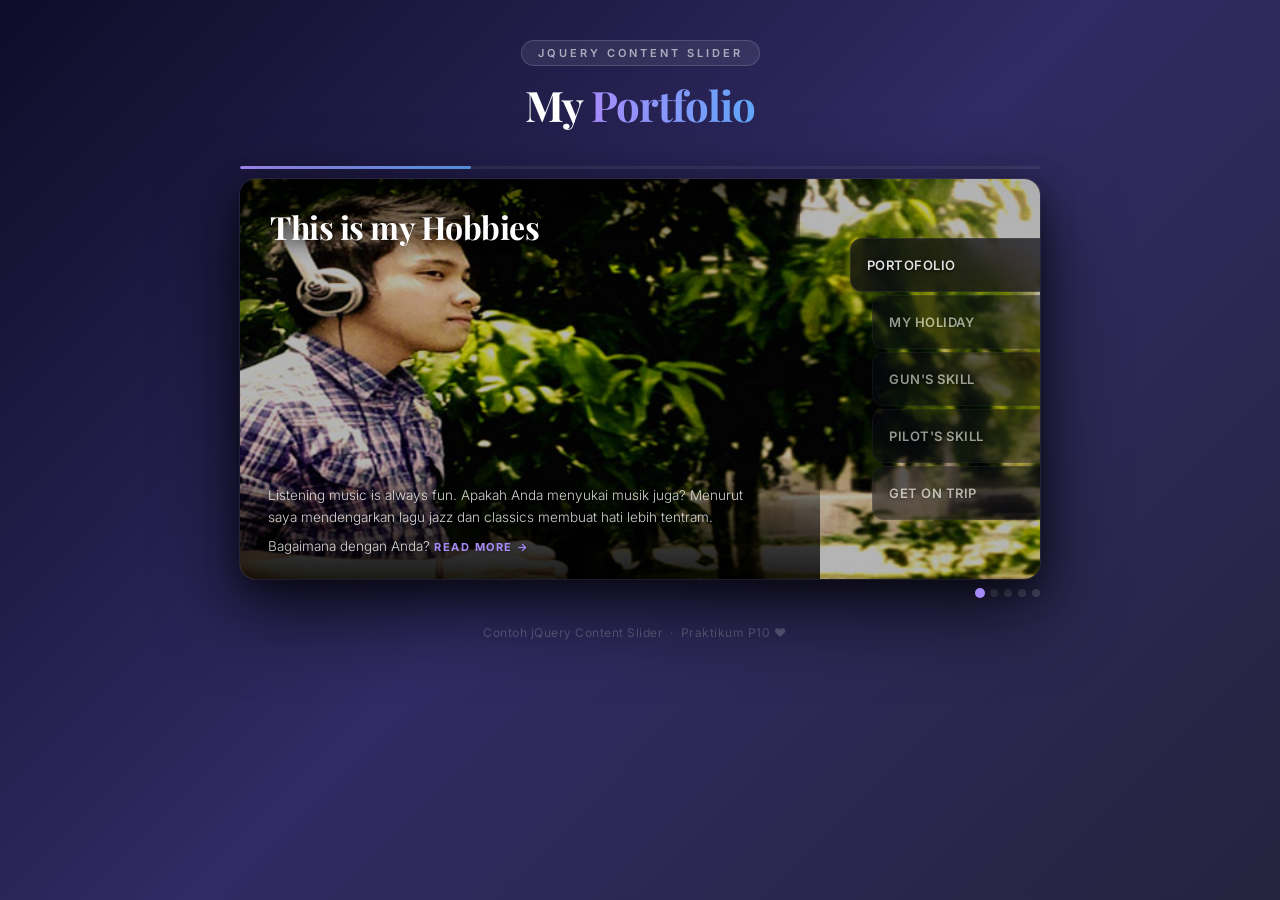
<file: p10/Contoh1_JQuery_ContentSlider/index.html>
<!DOCTYPE html>
<html lang="id">
<head>
    <meta charset="UTF-8"/>
    <meta name="viewport" content="width=device-width, initial-scale=1.0"/>
    <title>Content Slider – Portfolio</title>
    <meta name="description" content="A beautiful jQuery content slider showcasing portfolio, trips, and skills."/>
    <!-- Google Fonts -->
    <link rel="preconnect" href="https://fonts.googleapis.com"/>
    <link rel="preconnect" href="https://fonts.gstatic.com" crossorigin/>
    <link href="https://fonts.googleapis.com/css2?family=Inter:wght@300;400;600;700&family=Playfair+Display:wght@700&display=swap" rel="stylesheet"/>
    <link rel="stylesheet" href="css/style.css" type="text/css" media="screen"/>
    <style>
        *, *::before, *::after {
            margin: 0;
            padding: 0;
            box-sizing: border-box;
        }

        body {
            font-family: 'Inter', Arial, sans-serif;
            background: linear-gradient(135deg, #0f0c29, #302b63, #24243e);
            min-height: 100vh;
            display: flex;
            flex-direction: column;
            align-items: center;
            justify-content: flex-start;
            padding: 40px 20px 60px;
        }

        /* ── Header ── */
        .site-header {
            text-align: center;
            margin-bottom: 36px;
        }
        .site-header .badge {
            display: inline-block;
            background: rgba(255,255,255,0.08);
            border: 1px solid rgba(255,255,255,0.15);
            color: rgba(255,255,255,0.6);
            font-size: 11px;
            font-weight: 600;
            letter-spacing: 3px;
            text-transform: uppercase;
            padding: 5px 16px;
            border-radius: 50px;
            margin-bottom: 14px;
        }
        .site-header h1 {
            font-family: 'Playfair Display', serif;
            font-size: 42px;
            color: #fff;
            letter-spacing: -1px;
            line-height: 1.2;
        }
        .site-header h1 span {
            background: linear-gradient(90deg, #a78bfa, #60a5fa);
            -webkit-background-clip: text;
            -webkit-text-fill-color: transparent;
            background-clip: text;
        }
        .site-header p {
            margin-top: 10px;
            color: rgba(255,255,255,0.45);
            font-size: 14px;
            font-weight: 300;
        }

        /* ── Slider wrapper ── */
        #content {
            width: 860px;
            max-width: 100%;
        }

        /* ── Progress bar ── */
        #progress-bar-wrap {
            width: 800px;
            max-width: 100%;
            margin: 0 auto 10px;
            height: 3px;
            background: rgba(255,255,255,0.08);
            border-radius: 2px;
            overflow: hidden;
        }
        #progress-bar {
            height: 100%;
            width: 0%;
            background: linear-gradient(90deg, #a78bfa, #60a5fa);
            border-radius: 2px;
            transition: width linear;
        }

        /* ── Footer ── */
        .site-footer {
            margin-top: 28px;
            color: rgba(255,255,255,0.25);
            font-size: 12px;
            text-align: center;
            letter-spacing: 0.5px;
        }
        .site-footer a {
            color: rgba(255,255,255,0.4);
            text-decoration: none;
            transition: color 0.2s;
        }
        .site-footer a:hover { color: #a78bfa; }

        /* ── Slide counter ── */
        #slide-counter {
            width: 800px;
            max-width: 100%;
            margin: 10px auto 0;
            display: flex;
            justify-content: flex-end;
            gap: 6px;
        }
        .dot {
            width: 8px;
            height: 8px;
            border-radius: 50%;
            background: rgba(255,255,255,0.2);
            transition: background 0.3s, transform 0.3s;
            cursor: pointer;
        }
        .dot.active {
            background: #a78bfa;
            transform: scale(1.25);
        }
    </style>
</head>
<body>

    <!-- Header -->
    <header class="site-header">
        <div class="badge">jQuery Content Slider</div>
        <h1>My <span>Portfolio</span></h1>
    </header>

    <!-- Slider -->
    <div id="content">

        <!-- Progress bar -->
        <div id="progress-bar-wrap">
            <div id="progress-bar"></div>
        </div>

        <div class="rotator">
            <ul id="rotmenu">
                <li>
                    <a href="rot1" id="tab-1">Portofolio</a>
                    <div style="display:none;">
                        <div class="info_image">1.jpg</div>
                        <div class="info_heading">This is my Hobbies</div>
                        <div class="info_description">
                            Listening music is always fun. Apakah Anda menyukai musik juga?
                            Menurut saya mendengarkan lagu jazz dan classics membuat hati lebih
                            tentram. Bagaimana dengan Anda?
                            <a href="#" class="more">Read more →</a>
                        </div>
                    </div>
                </li>
                <li>
                    <a href="rot2" id="tab-2">My Holiday</a>
                    <div style="display:none;">
                        <div class="info_image">2.jpg</div>
                        <div class="info_heading">My Trip Going Fun! Come on</div>
                        <div class="info_description">
                            Anda suka berpetualang? Kali ini saya mengunjungi salah satu tempat
                            menarik yang ada di Lembang Bandung. Sabana yang hijau membuat fikiran
                            lebih tenang dan damai.
                            <a href="#" class="more">Read more →</a>
                        </div>
                    </div>
                </li>
                <li>
                    <a href="rot3" id="tab-3">Gun's Skill</a>
                    <div style="display:none;">
                        <div class="info_image">3.jpg</div>
                        <div class="info_heading">One Bullet, One Head</div>
                        <div class="info_description">
                            Precision is everything. Latihan keras setiap hari membentuk
                            kemampuan yang tidak tertandingi. Fokus, kesabaran, dan ketenangan
                            adalah kunci keberhasilan.
                            <a href="#" class="more">Read more →</a>
                        </div>
                    </div>
                </li>
                <li>
                    <a href="rot4" id="tab-4">Pilot's Skill</a>
                    <div style="display:none;">
                        <div class="info_image">4.jpg</div>
                        <div class="info_heading">Aircraft Engineering</div>
                        <div class="info_description">
                            Terbang tinggi melampaui awan. Kemampuan navigasi dan kontrol yang
                            presisi menjadikan setiap penerbangan sebuah karya seni yang
                            menakjubkan di langit biru.
                            <a href="#" class="more">Read more →</a>
                        </div>
                    </div>
                </li>
                <li>
                    <a href="rot5" id="tab-5">Get on Trip</a>
                    <div style="display:none;">
                        <div class="info_image">5.jpg</div>
                        <div class="info_heading">Beautiful View Awaits</div>
                        <div class="info_description">
                            Setiap perjalanan adalah petualangan baru yang penuh kejutan. Alam
                            yang indah, udara segar, dan panorama memukau selalu menjadi obat
                            terbaik untuk jiwa yang lelah.
                            <a href="#" class="more">Read more →</a>
                        </div>
                    </div>
                </li>
            </ul>
            <div id="rot1">
                <img src="" width="800" height="400" class="bg" alt="Slide image"/>
                <div class="heading">
                    <h2></h2>
                </div>
                <div class="description">
                    <p></p>
                </div>
            </div>
        </div>

        <!-- Dots indicator -->
        <div id="slide-counter">
            <span class="dot active" data-index="1"></span>
            <span class="dot" data-index="2"></span>
            <span class="dot" data-index="3"></span>
            <span class="dot" data-index="4"></span>
            <span class="dot" data-index="5"></span>
        </div>
    </div>

    <!-- Footer -->
    <footer class="site-footer">
        <p>Contoh jQuery Content Slider &nbsp;·&nbsp; Praktikum P10 ♥ &nbsp;&nbsp;</p>
    </footer>

    <!-- Scripts -->
    <script type="text/javascript" src="js/jquery-1.8.3.min.js"></script>
    <script type="text/javascript" src="js/jquery.easing.1.3.js"></script>
    <script type="text/javascript">
    $(function () {
        var current      = 1;
        var totalSlides  = $('#rotmenu').children('li').length;
        var slideDuration = 4000;   // ms per slide
        var slidetime;

        /* ── Progress bar ── */
        function startProgress() {
            $('#progress-bar').stop(true).css('width','0%')
                .animate({ width: '100%' }, { duration: slideDuration, easing: 'linear' });
        }

        /* ── Dot indicators ── */
        function updateDots(idx) {
            $('.dot').removeClass('active');
            $('.dot[data-index="' + idx + '"]').addClass('active');
        }

        /* ── Iterate (auto) ── */
        function iterate() {
            var i = (current % totalSlides) + 1;
            display($('#rotmenu li:nth-child(' + i + ')'));
        }

        /* ── Start auto-slide ── */
        function startAuto() {
            slidetime = setInterval(iterate, slideDuration);
        }

        /* ── Display function ── */
        function display(elem) {
            var $this  = elem;
            var repeat = (current === parseInt($this.index() + 1));

            if (!repeat) {
                $this.parent().find('li:nth-child(' + current + ') a')
                    .stop(true, true)
                    .animate({ 'marginRight': '-20px' }, 300, function () {
                        $(this).animate({ 'opacity': '0.6' }, 500);
                    });
            }

            current = parseInt($this.index() + 1);
            updateDots(current);
            startProgress();

            var tabLink = $('a', $this);
            tabLink.stop(true, true).animate({ 'marginRight': '0px', 'opacity': '1.0' }, 300);

            var info_elem = tabLink.next();

            /* heading slides */
            $('#rot1 .heading').animate({ 'left': '-520px' }, 450, 'easeOutCirc', function () {
                $('h2', $(this)).html(info_elem.find('.info_heading').html());
                $(this).animate({ 'left': '0px' }, 400, 'easeInOutQuad');
            });

            /* description slides */
            $('#rot1 .description').animate({ 'bottom': '-270px' }, 450, 'easeOutCirc', function () {
                $('p', $(this)).html(info_elem.find('.info_description').html());
                $(this).animate({ 'bottom': '0px' }, 400, 'easeInOutQuad');
            });

            /* image crossfade */
            $('#rot1').prepend(
                $('<img/>', { style: 'opacity:0', 'class': 'bg' })
                .load(function () {
                    $(this).animate({ 'opacity': '1' }, 700);
                    $('#rot1 img.bg:first').next('.bg').animate({ 'opacity': '0' }, 800, function () {
                        $(this).remove();
                    });
                })
                .attr('src', 'images/' + info_elem.find('.info_image').html())
                .attr('width', '800')
                .attr('height', '400')
            );
        }

        /* ── Init ── */
        display($('#rotmenu li:first'));
        startAuto();

        /* ── Click on tab ── */
        $('#rotmenu li').on('click', function (e) {
            clearInterval(slidetime);
            display($(this));
            startAuto();            // restart auto after manual click
            e.preventDefault();
        });

        /* ── Click on dot ── */
        $('.dot').on('click', function () {
            var idx = parseInt($(this).data('index'));
            clearInterval(slidetime);
            display($('#rotmenu li:nth-child(' + idx + ')'));
            startAuto();
        });
    });
    </script>
</body>
</html>
</file>
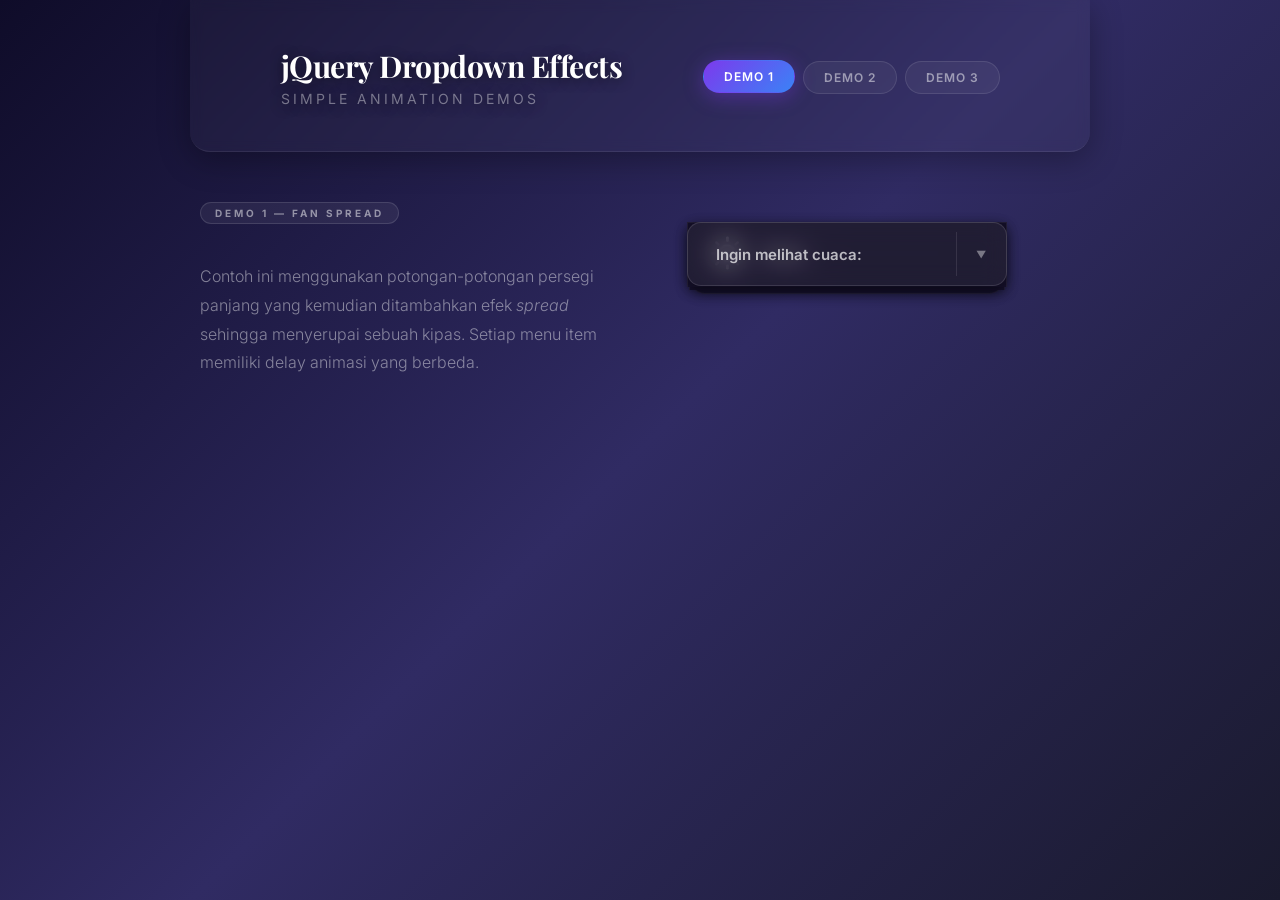
<file: p10/Contoh2_JQuery_SimpleDropDownEffects/index.html>
<!DOCTYPE html>
<html lang="id">
<head>
    <meta charset="UTF-8"/>
    <meta name="viewport" content="width=device-width, initial-scale=1.0"/>
    <title>jQuery Dropdown Effects – Demo 1 (Fan)</title>
    <meta name="description" content="Demo efek dropdown jQuery dengan animasi fan/spread dan delay berbeda di setiap item."/>
    <link rel="stylesheet" type="text/css" href="css/style.css"/>
    <script src="js/modernizr.custom.63321.js"></script>
</head>
<body>
    <div class="container">
        <header class="clearfix">
            <h1>jQuery Dropdown Effects
                <span>Simple Animation Demos</span>
            </h1>
            <nav class="codrops-demos">
                <a class="current-demo" href="index.html">Demo 1</a>
                <a href="index2.html">Demo 2</a>
                <a href="index3.html">Demo 3</a>
            </nav>
        </header>

        <section class="main clearfix">
            <div class="fleft">
                <span class="section-label">Demo 1 — Fan Spread</span>
                <p>Contoh ini menggunakan potongan-potongan persegi panjang yang kemudian ditambahkan efek <em>spread</em> sehingga menyerupai sebuah kipas. Setiap menu item memiliki delay animasi yang berbeda.</p>
            </div>
            <div class="fleft">
                <select id="cd-dropdown" class="cd-select">
                    <option value="-1" selected>Ingin melihat cuaca:</option>
                    <option value="1"  class="icon-sun">Panas</option>
                    <option value="2"  class="icon-cloudy">Berawan</option>
                    <option value="3"  class="icon-weather">Bersalju</option>
                    <option value="4"  class="icon-rainy">Hujan</option>
                    <option value="5"  class="icon-windy">Angin</option>
                </select>
            </div>
        </section>
    </div>

    <script type="text/javascript" src="js/jquery-1.8.3.min.js"></script>
    <script type="text/javascript" src="js/jquery.dropdown.js"></script>
    <script type="text/javascript">
        $(function () {
            $('#cd-dropdown').dropdown({
                gutter  : 5,
                delay   : 40,
                rotated : 'left'
            });
        });
    </script>
</body>
</html>
</file>
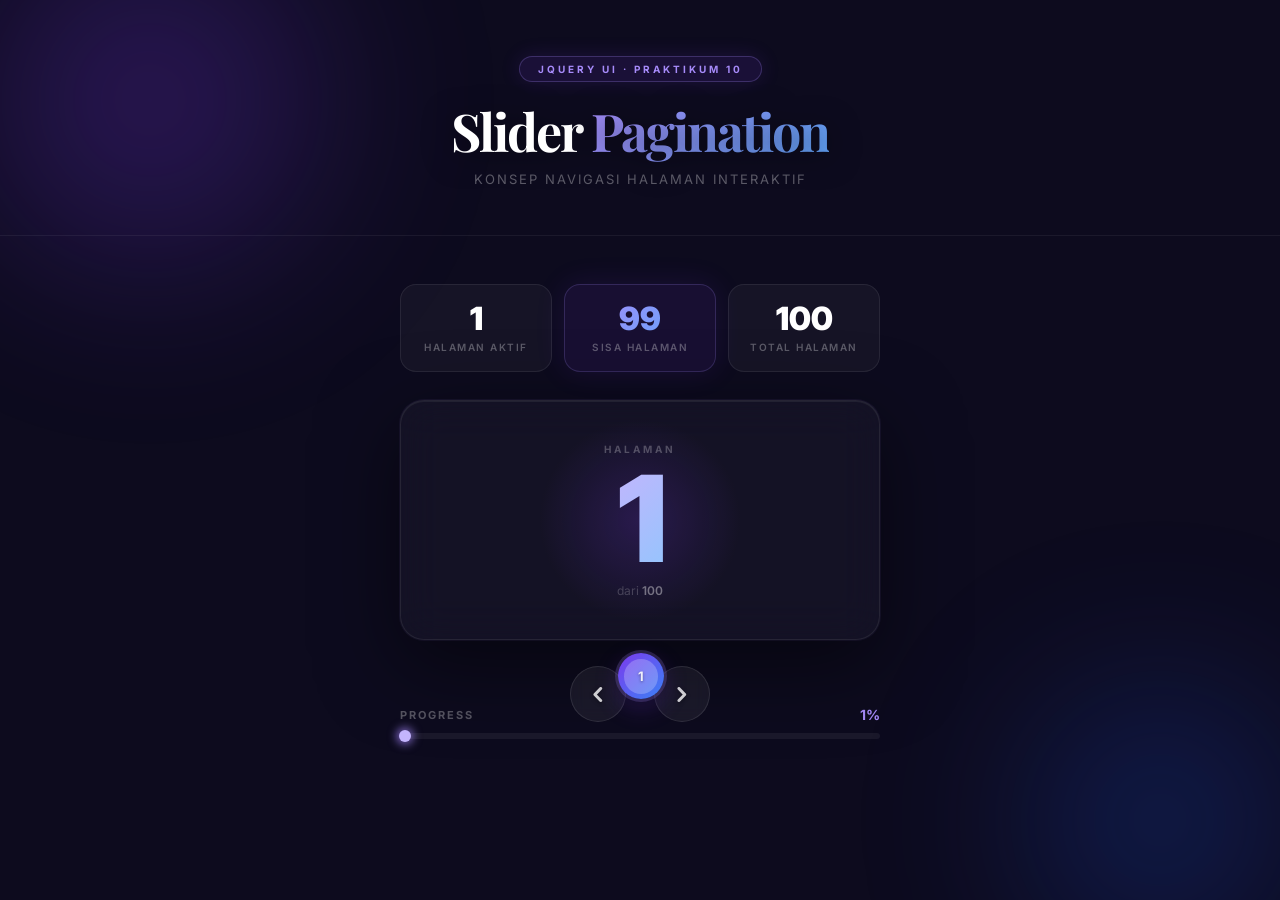
<file: p10/Contoh3_JQuery_SliderPagination/index.html>
<!DOCTYPE html>
<html lang="id">
<head>
    <meta charset="UTF-8"/>
    <meta name="viewport" content="width=device-width, initial-scale=1.0"/>
    <title>jQuery Slider Pagination – Contoh 3</title>
    <meta name="description" content="Demo konsep slider pagination menggunakan jQuery UI, dengan preview halaman dan navigasi Prev/Next yang elegan."/>
    <link rel="stylesheet" type="text/css" href="css/demo.css"/>
    <link rel="stylesheet" type="text/css" href="css/jquery-ui.css"/>
    <link rel="stylesheet" type="text/css" href="css/style.css"/>
    <script src="js/modernizr.custom.63321.js"></script>
</head>
<body>
    <div class="container">

        <!-- ── Decorative blobs ── -->
        <div class="blob blob-1"></div>
        <div class="blob blob-2"></div>

        <!-- ── Header ── -->
        <header>
            <div class="header-badge">jQuery UI · Praktikum 10</div>
            <h1>Slider <span class="gradient-text">Pagination</span></h1>
            <p class="header-sub">Konsep Navigasi Halaman Interaktif</p>
        </header>

        <!-- ── Main card ── -->
        <div class="main">

            <!-- Stat row -->
            <div class="stat-row">
                <div class="stat-card">
                    <div class="stat-value" id="stat-current">1</div>
                    <div class="stat-label">Halaman Aktif</div>
                </div>
                <div class="stat-card stat-card--mid">
                    <div class="stat-value" id="stat-remain">99</div>
                    <div class="stat-label">Sisa Halaman</div>
                </div>
                <div class="stat-card">
                    <div class="stat-value">100</div>
                    <div class="stat-label">Total Halaman</div>
                </div>
            </div>

            <!-- Page preview -->
            <div id="preview" class="preview">
                <div class="preview-ring"></div>
                <div class="preview-label">Halaman</div>
                <span id="preview-num">1</span>
                <div class="preview-total">dari <strong>100</strong></div>
            </div>

            <!-- Slider widget -->
            <div id="slider" class="sp-slider-wrapper">
                <nav>
                    <a href="#" class="sp-prev" title="Halaman Sebelumnya (←)">Previous</a>
                    <a href="#" class="sp-next" title="Halaman Berikutnya (→)">Next</a>
                </nav>
            </div>

            <!-- Progress -->
            <div class="progress-section">
                <div class="progress-header">
                    <span class="progress-title">Progress</span>
                    <span class="progress-value"><span id="progress-pct">1</span>%</span>
                </div>
                <div class="progress-wrap">
                    <div class="progress-bar" id="progress-fill" style="width:1%"></div>
                    <div class="progress-glow" id="progress-glow" style="left:1%"></div>
                </div>
            </div>

        </div><!-- /.main -->

    </div><!-- /.container -->

    <script src="js/jquery-1.8.3.min.js"></script>
    <script src="js/jquery-ui.js"></script>
    <script src="js/jquery.ui.touch-punch.min.js"></script>
    <script src="js/jquery.pagination.js"></script>
    <script>
    $(function () {
        var total     = 100;
        var $num      = $('#preview-num');
        var $statCur  = $('#stat-current');
        var $statRem  = $('#stat-remain');
        var $fill     = $('#progress-fill');
        var $glow     = $('#progress-glow');
        var $pct      = $('#progress-pct');

        function updateUI(value) {
            // Flip animation
            $num.addClass('flip');
            setTimeout(function () {
                $num.text(value).removeClass('flip');
            }, 150);

            $statCur.text(value);
            $statRem.text(total - value);

            var pct = Math.round((value / total) * 100);
            $fill.css('width', pct + '%');
            $glow.css('left',  pct + '%');
            $pct.text(pct);
        }

        var paginationInstance = $('#slider').pagination({
            total    : total,
            onChange : function (value) { updateUI(value); }
        });

        // Keyboard navigation
        $(document).on('keydown', function (e) {
            if (e.key === 'ArrowRight' || e.key === 'ArrowUp') {
                paginationInstance.$navNext.trigger('click');
            } else if (e.key === 'ArrowLeft' || e.key === 'ArrowDown') {
                paginationInstance.$navPrev.trigger('click');
            }
        });
    });
    </script>
</body>
</html>
</file>
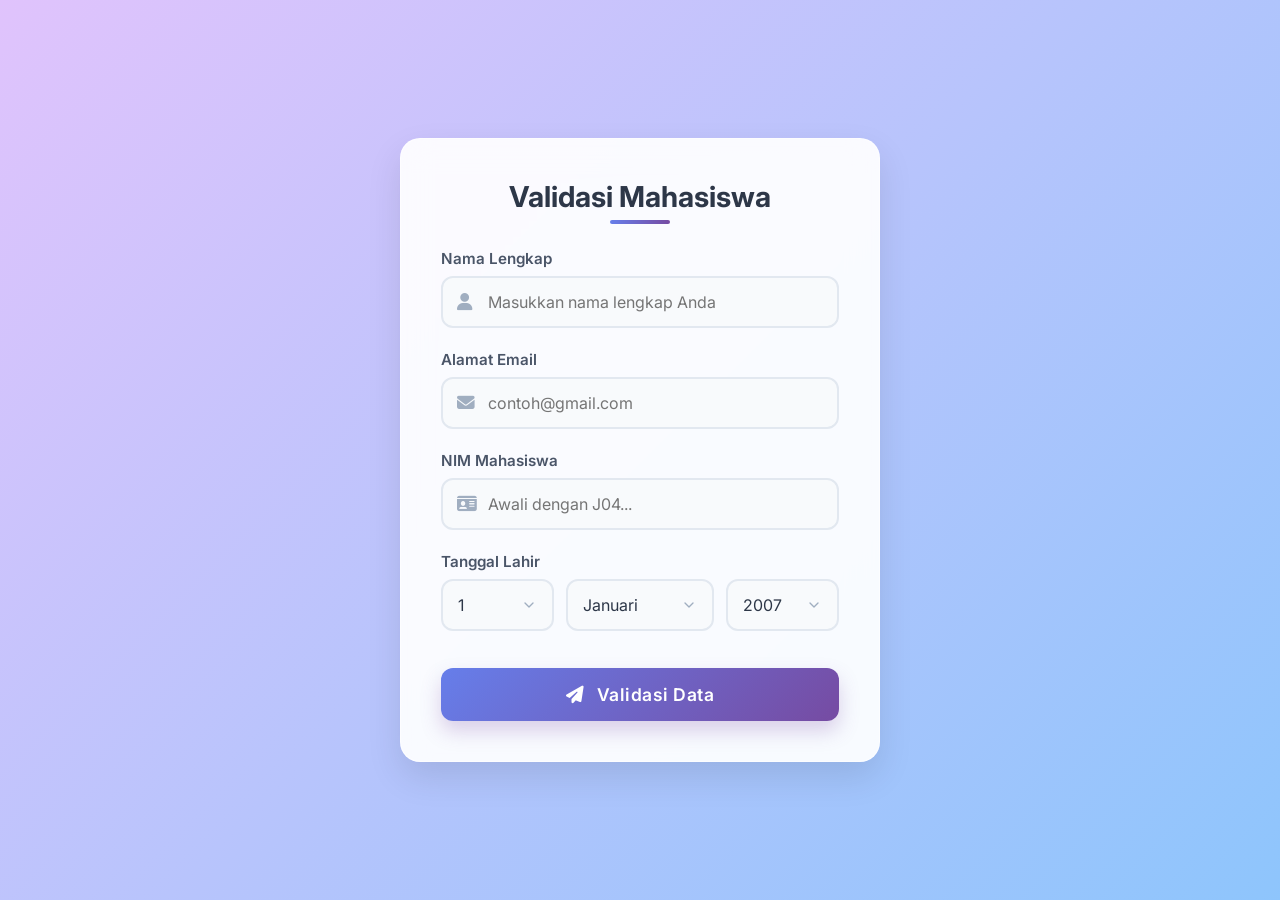
<file: p10/validasi.html>
<!DOCTYPE html>
<html lang="id">
<head>
    <meta charset="UTF-8">
    <meta name="viewport" content="width=device-width, initial-scale=1.0">
    <title>Validasi Mahasiswa</title>

    <link href="https://fonts.googleapis.com/css2?family=Inter:wght@300;400;500;600;700&display=swap" rel="stylesheet">
    <link rel="stylesheet" href="https://cdnjs.cloudflare.com/ajax/libs/font-awesome/6.4.0/css/all.min.css">

    <style>
        * {
            margin: 0;
            padding: 0;
            box-sizing: border-box;
            font-family: 'Inter', sans-serif;
        }

        body {
            background: linear-gradient(135deg, #e0c3fc 0%, #8ec5fc 100%);
            min-height: 100vh;
            display: flex;
            align-items: center;
            justify-content: center;
            padding: 20px;
        }

        .wrapper {
            width: 100%;
            max-width: 480px;
            background: rgba(255, 255, 255, 0.92);
            backdrop-filter: blur(15px);
            padding: 40px;
            border-radius: 20px;
            box-shadow: 0 15px 35px rgba(0,0,0,0.1);
            border: 1px solid rgba(255, 255, 255, 0.6);
            animation: slideUp 0.6s ease-out forwards;
        }

        @keyframes slideUp {
            from { opacity: 0; transform: translateY(30px); }
            to { opacity: 1; transform: translateY(0); }
        }

        h2 {
            text-align: center;
            margin-bottom: 35px;
            color: #2d3748;
            font-weight: 700;
            font-size: 1.8rem;
            position: relative;
        }

        h2::after {
            content: '';
            width: 60px;
            height: 4px;
            background: linear-gradient(90deg, #667eea 0%, #764ba2 100%);
            position: absolute;
            bottom: -10px;
            left: 50%;
            transform: translateX(-50%);
            border-radius: 2px;
        }

        .form-group {
            margin-bottom: 22px;
            position: relative;
        }

        label {
            display: block;
            margin-bottom: 8px;
            font-weight: 600;
            color: #4a5568;
            font-size: 0.95rem;
        }

        .input-icon-wrapper {
            position: relative;
        }

        .input-icon-wrapper i {
            position: absolute;
            left: 16px;
            top: 50%;
            transform: translateY(-50%);
            color: #a0aec0;
            transition: color 0.3s;
            font-size: 1.1rem;
        }

        input[type="text"],
        select {
            width: 100%;
            padding: 14px 15px 14px 45px;
            border: 2px solid #e2e8f0;
            border-radius: 12px;
            font-size: 1rem;
            color: #2d3748;
            background: #f8fafc;
            transition: all 0.3s ease;
            appearance: none;
        }

        select {
            background-image: url("data:image/svg+xml,%3Csvg xmlns='http://www.w3.org/2000/svg' width='24' height='24' viewBox='0 0 24 24' fill='none' stroke='%23a0aec0' stroke-width='2' stroke-linecap='round' stroke-linejoin='round'%3E%3Cpolyline points='6 9 12 15 18 9'%3E%3C/polyline%3E%3C/svg%3E");
            background-repeat: no-repeat;
            background-position: right 15px center;
            background-size: 16px;
        }

        input[type="text"]:focus,
        select:focus {
            border-color: #8ec5fc;
            outline: none;
            box-shadow: 0 0 0 4px rgba(142, 197, 252, 0.2);
            background: #fff;
        }

        input[type="text"]:focus + i,
        .input-icon-wrapper:focus-within i {
            color: #667eea;
        }

        .date-group {
            display: grid;
            grid-template-columns: 1fr 1.3fr 1fr;
            gap: 12px;
        }

        .date-group .input-icon-wrapper i {
            display: none; /* Hide icons for date selects to save space */
        }
        
        .date-group select {
            padding-left: 15px; /* Adjust padding since icon is hidden */
        }

        .error {
            border-color: #fc8181 !important;
            background: #fff5f5 !important;
            animation: shake 0.5s;
        }

        .error + i {
            color: #fc8181 !important;
        }

        @keyframes shake {
            0%, 100% { transform: translateX(0); }
            25% { transform: translateX(-6px); }
            50% { transform: translateX(6px); }
            75% { transform: translateX(-6px); }
        }

        button {
            width: 100%;
            margin-top: 15px;
            padding: 16px;
            background: linear-gradient(135deg, #667eea 0%, #764ba2 100%);
            color: white;
            border: none;
            border-radius: 12px;
            font-weight: 600;
            font-size: 1.1rem;
            cursor: pointer;
            transition: transform 0.2s, box-shadow 0.2s;
            box-shadow: 0 10px 20px rgba(118, 75, 162, 0.25);
            letter-spacing: 0.5px;
        }

        button:hover {
            transform: translateY(-3px);
            box-shadow: 0 15px 25px rgba(118, 75, 162, 0.35);
        }

        button:active {
            transform: translateY(0);
        }

        #notif {
            display: none;
            margin-top: 25px;
            padding: 15px 20px;
            border-radius: 12px;
            text-align: center;
            font-weight: 500;
            display: flex;
            align-items: center;
            justify-content: center;
            gap: 10px;
            animation: slideUp 0.3s ease forwards;
            font-size: 0.95rem;
        }

        .valid {
            background: #c6f6d5;
            color: #22543d;
            border: 1px solid #9ae6b4;
        }

        .invalid {
            background: #fed7d7;
            color: #742a2a;
            border: 1px solid #fc8181;
        }
        
        .date-label {
            margin-bottom: 8px;
        }
    </style>

    <script>
        // Use a function instead of document.write for better practice
        function populateYears() {
            let yearSelect = document.getElementById("tahun");
            for (let i = 2007; i >= 1988; i--) {
                let opt = document.createElement("option");
                opt.value = i;
                opt.text = i;
                yearSelect.add(opt);
            }
        }

        function resetTGL() {
            let bulan = parseInt(document.getElementById("bulan").value);
            let tahun = parseInt(document.getElementById("tahun").value);
            let maxDay;

            if (bulan == 1 || bulan == 3 || bulan == 5 || bulan == 7 ||
                bulan == 8 || bulan == 10 || bulan == 12) {
                maxDay = 31;
            } else if (bulan == 2) {
                maxDay = (tahun % 4 == 0) ? 29 : 28;
            } else {
                maxDay = 30;
            }

            let tgl = document.getElementById("tanggal");
            tgl.innerHTML = "";

            for (let i = 1; i <= maxDay; i++) {
                let opt = document.createElement("option");
                opt.value = i;
                opt.text = i;
                tgl.add(opt);
            }
        }

        function validasi() {
            let nama = document.getElementById("nama");
            let email = document.getElementById("email");
            let nim = document.getElementById("nim");
            let notif = document.getElementById("notif");

            let status = true;
            let pesan = [];

            // Reset classes
            nama.classList.remove("error");
            email.classList.remove("error");
            nim.classList.remove("error");
            notif.style.display = "none";

            // Force reflow to restart CSS animations if user submits multiple times
            void nama.offsetWidth;
            void email.offsetWidth;
            void nim.offsetWidth;

            if (nama.value.trim() == "") {
                status = false;
                pesan.push("Nama");
                nama.classList.add("error");
            }

            if (email.value.indexOf("@gmail.com") == -1) {
                status = false;
                pesan.push("Email (@gmail.com)");
                email.classList.add("error");
            }

            if (nim.value.toUpperCase().indexOf("J04") != 0) {
                status = false;
                pesan.push("NIM (Awali J04)");
                nim.classList.add("error");
            }

            if (status) {
                notif.style.display = "flex";
                notif.className = "valid";
                notif.innerHTML = "<i class='fas fa-check-circle'></i> Data berhasil divalidasi!";

                // Reset form slightly delayed for better UX
                setTimeout(() => {
                    nama.value = "";
                    email.value = "";
                    nim.value = "";
                    document.getElementById("tahun").selectedIndex = 0;
                    document.getElementById("bulan").selectedIndex = 0;
                    resetTGL();
                    document.getElementById("tanggal").selectedIndex = 0;
                    notif.style.display = "none";
                }, 3500);
            } else {
                notif.style.display = "flex";
                notif.className = "invalid";
                notif.innerHTML = "<i class='fas fa-exclamation-triangle'></i> Periksa kembali: " + pesan.join(", ");
            }

            return false;
        }

        window.onload = function() {
            populateYears();
            resetTGL();
        };
    </script>

</head>
<body>

    <div class="wrapper">

        <h2>Validasi Mahasiswa</h2>

        <form onsubmit="return validasi()">

            <div class="form-group">
                <label for="nama">Nama Lengkap</label>
                <div class="input-icon-wrapper">
                    <i class="fas fa-user"></i>
                    <input type="text" id="nama" placeholder="Masukkan nama lengkap Anda" autocomplete="off">
                </div>
            </div>

            <div class="form-group">
                <label for="email">Alamat Email</label>
                <div class="input-icon-wrapper">
                    <i class="fas fa-envelope"></i>
                    <input type="text" id="email" placeholder="contoh@gmail.com" autocomplete="off">
                </div>
            </div>

            <div class="form-group">
                <label for="nim">NIM Mahasiswa</label>
                <div class="input-icon-wrapper">
                    <i class="fas fa-id-card"></i>
                    <input type="text" id="nim" placeholder="Awali dengan J04..." autocomplete="off">
                </div>
            </div>

            <div class="form-group">
                <label class="date-label">Tanggal Lahir</label>
                <div class="date-group">
                    <div class="input-icon-wrapper">
                        <select id="tanggal"></select>
                    </div>
                    <div class="input-icon-wrapper">
                        <select id="bulan" onchange="resetTGL()">
                            <option value="1">Januari</option>
                            <option value="2">Februari</option>
                            <option value="3">Maret</option>
                            <option value="4">April</option>
                            <option value="5">Mei</option>
                            <option value="6">Juni</option>
                            <option value="7">Juli</option>
                            <option value="8">Agustus</option>
                            <option value="9">September</option>
                            <option value="10">Oktober</option>
                            <option value="11">November</option>
                            <option value="12">Desember</option>
                        </select>
                    </div>
                    <div class="input-icon-wrapper">
                        <select id="tahun" onchange="resetTGL()"></select>
                    </div>
                </div>
            </div>

            <button type="submit">
                <i class="fas fa-paper-plane" style="margin-right: 8px;"></i> Validasi Data
            </button>

            <div id="notif" style="display: none;"></div>

        </form>

    </div>

</body>
</html>
</file>
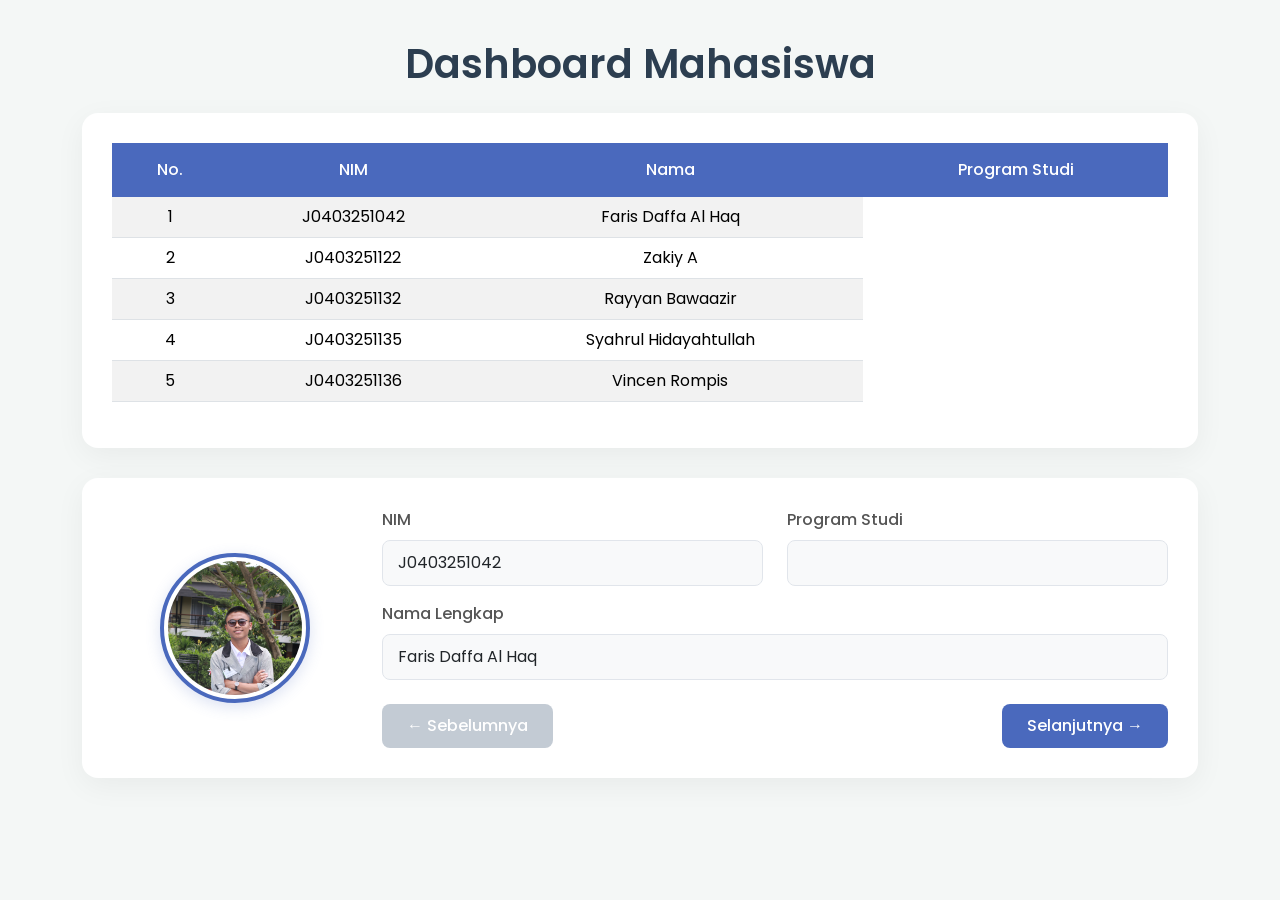
<file: p9/xml.html>
<!doctype html>
<html lang="en">
  <head>
    <meta charset="utf-8">
    <meta name="viewport" content="width=device-width, initial-scale=1">

    <link href="https://fonts.googleapis.com/css2?family=Poppins:wght@300;400;500;600&display=swap" rel="stylesheet">

    <link href="https://cdn.jsdelivr.net/npm/bootstrap@5.0.0-beta3/dist/css/bootstrap.min.css" rel="stylesheet">
    
    <script src="https://code.jquery.com/jquery-3.6.0.min.js"></script>

    <title>Daftar Mahasiswa</title>

    <style>
        body {
            font-family: 'Poppins', sans-serif;
            background-color: #f4f7f6;
            color: #333;
            padding-top: 40px;
            padding-bottom: 40px;
        }

        /* Card Styling for sleek look */
        .custom-card {
            background: #ffffff;
            border-radius: 16px;
            box-shadow: 0 8px 30px rgba(0, 0, 0, 0.05);
            padding: 30px;
            margin-bottom: 30px;
            border: none;
        }

        h1 {
            font-weight: 600;
            color: #2c3e50;
            margin-bottom: 25px;
            text-align: center;
        }

        /* Table Styling */
        .table {
            vertical-align: middle;
        }
        .table thead th {
            background-color: #4a69bd;
            color: white;
            font-weight: 500;
            border: none;
            padding: 15px;
        }
        .table-striped tbody tr:nth-of-type(odd) {
            background-color: rgba(74, 105, 189, 0.05);
        }
        .table-hover tbody tr:hover {
            background-color: rgba(74, 105, 189, 0.1);
            transition: all 0.2s ease;
        }

        /* Form & Input Styling */
        .form-label {
            font-weight: 500;
            color: #555;
        }
        .form-control {
            border-radius: 8px;
            border: 1px solid #e1e5eb;
            padding: 10px 15px;
            transition: all 0.3s;
        }
        .form-control:focus {
            box-shadow: 0 0 0 3px rgba(74, 105, 189, 0.2);
            border-color: #4a69bd;
        }
        .form-control[readonly] {
            background-color: #f8f9fa;
        }

        /* Image Styling */
        .img-thumbnail {
            border-radius: 50%;
            width: 150px;
            height: 150px;
            object-fit: cover;
            border: 4px solid #4a69bd;
            box-shadow: 0 4px 15px rgba(74, 105, 189, 0.2);
            margin: 0 auto;
            display: block;
        }

        /* Button Styling */
        .btn-primary {
            background-color: #4a69bd;
            border: none;
            border-radius: 8px;
            padding: 10px 25px;
            font-weight: 500;
            transition: all 0.3s ease;
        }
        .btn-primary:hover:not(:disabled) {
            background-color: #3c55a5;
            transform: translateY(-2px);
            box-shadow: 0 4px 10px rgba(74, 105, 189, 0.3);
        }
        .btn-primary:disabled {
            background-color: #a4b0be;
            cursor: not-allowed;
        }
    </style>
  </head>
  <body>
    <div class="container">
        <h1>Dashboard Mahasiswa</h1>
        
        <div class="custom-card">
            <div class="table-responsive">
                <table class="table table-striped table-hover text-center" id="tabelMhs">
                    <thead>
                        <tr>
                            <th>No.</th>
                            <th>NIM</th>
                            <th>Nama</th>
                            <th>Program Studi</th>
                        </tr>
                    </thead>
                    <tbody>
                        </tbody>
                </table>
            </div>
        </div>
        
        <div class="custom-card">
            <div class="row align-items-center">
                <div class="col-md-3 mb-4 mb-md-0">
                    <img class="img-thumbnail" src="images/blank.png" id="foto" alt="Foto Mahasiswa">
                </div>
                <div class="col-md-9">
                    <form>
                        <div class="row">
                            <div class="col-md-6 mb-3">
                                <label class="form-label">NIM</label>
                                <input type="text" class="form-control" id="nim" readonly>
                            </div>
                            <div class="col-md-6 mb-3">
                                <label class="form-label">Program Studi</label>
                                <input type="text" class="form-control" id="prodi" readonly>
                            </div>
                        </div>
                        <div class="mb-4">
                            <label class="form-label">Nama Lengkap</label>
                            <input type="text" class="form-control" id="nama" readonly>
                        </div>
                        
                        <div class="d-flex justify-content-between">
                            <button type="button" class="btn btn-primary" id="prev" disabled>&#8592; Sebelumnya</button>
                            <button type="button" class="btn btn-primary" id="next">Selanjutnya &#8594;</button>
                        </div>
                    </form>
                </div>
            </div>
        </div>
    </div>

    <script src="https://cdn.jsdelivr.net/npm/bootstrap@5.0.0-beta3/dist/js/bootstrap.bundle.min.js"></script>
    
    <script src="xml.js"></script>
  </body>
</html>
</file>
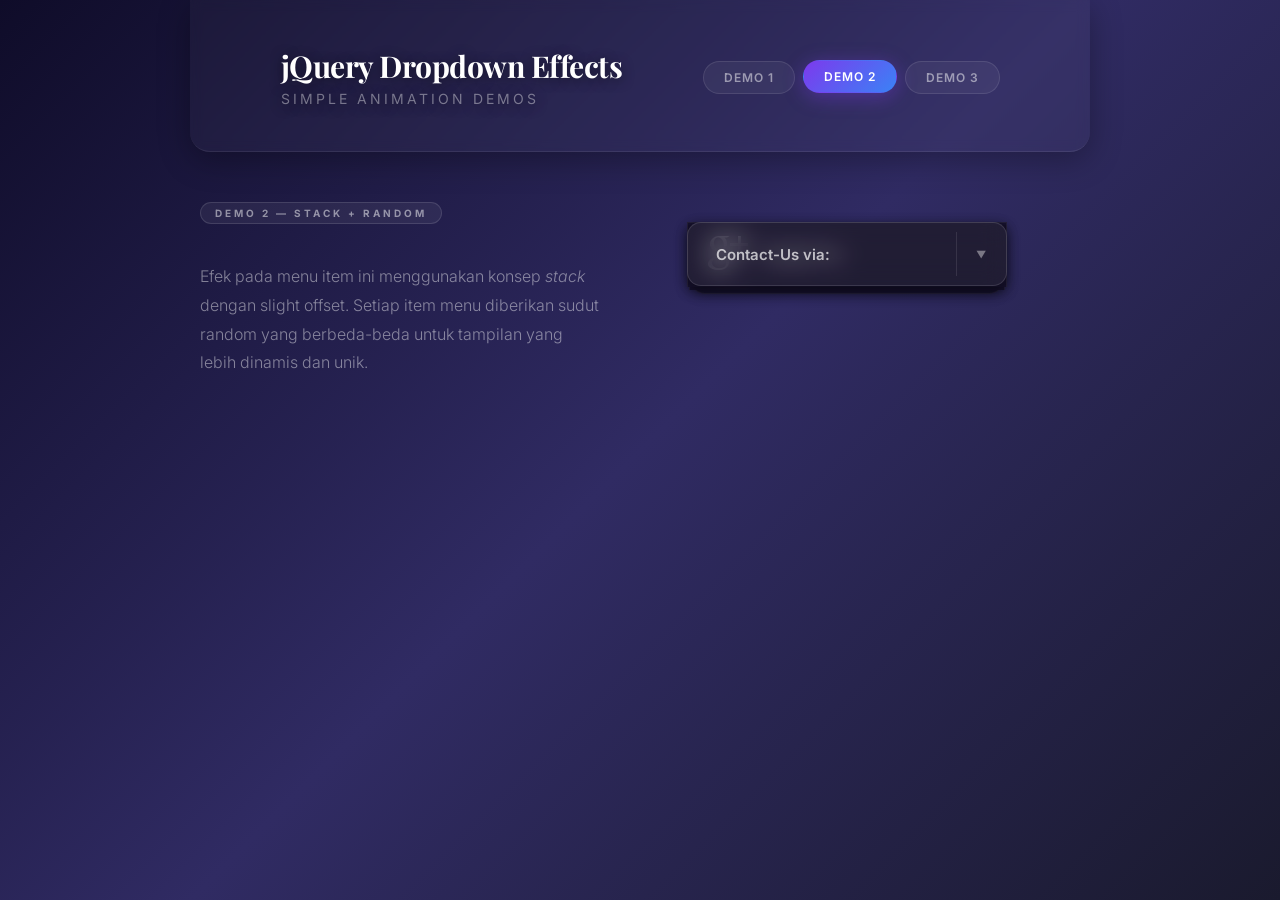
<file: p10/Contoh2_JQuery_SimpleDropDownEffects/index2.html>
<!DOCTYPE html>
<html lang="id">
<head>
    <meta charset="UTF-8"/>
    <meta name="viewport" content="width=device-width, initial-scale=1.0"/>
    <title>jQuery Dropdown Effects – Demo 2 (Stack)</title>
    <meta name="description" content="Demo efek dropdown jQuery dengan animasi stack dan sudut random pada setiap item menu."/>
    <link rel="stylesheet" type="text/css" href="css/style2.css"/>
    <script src="js/modernizr.custom.63321.js"></script>
</head>
<body>
    <div class="container">
        <header class="clearfix">
            <h1>jQuery Dropdown Effects
                <span>Simple Animation Demos</span>
            </h1>
            <nav class="codrops-demos">
                <a href="index.html">Demo 1</a>
                <a class="current-demo" href="index2.html">Demo 2</a>
                <a href="index3.html">Demo 3</a>
            </nav>
        </header>

        <section class="main clearfix">
            <div class="fleft">
                <span class="section-label">Demo 2 — Stack + Random</span>
                <p>Efek pada menu item ini menggunakan konsep <em>stack</em> dengan slight offset. Setiap item menu diberikan sudut random yang berbeda-beda untuk tampilan yang lebih dinamis dan unik.</p>
            </div>
            <div class="fleft">
                <select id="cd-dropdown" class="cd-select">
                    <option value="-1" selected>Contact-Us via:</option>
                    <option value="1"  class="icon-google-plus">Google Plus</option>
                    <option value="2"  class="icon-facebook">Facebook</option>
                    <option value="3"  class="icon-twitter">Twitter</option>
                    <option value="4"  class="icon-github">GitHub</option>
                </select>
            </div>
        </section>
    </div>

    <script type="text/javascript" src="js/jquery-1.8.3.min.js"></script>
    <script type="text/javascript" src="js/jquery.dropdown.js"></script>
    <script type="text/javascript">
        $(function () {
            $('#cd-dropdown').dropdown({
                gutter : 5,
                delay  : 100,
                random : true
            });
        });
    </script>
</body>
</html>
</file>
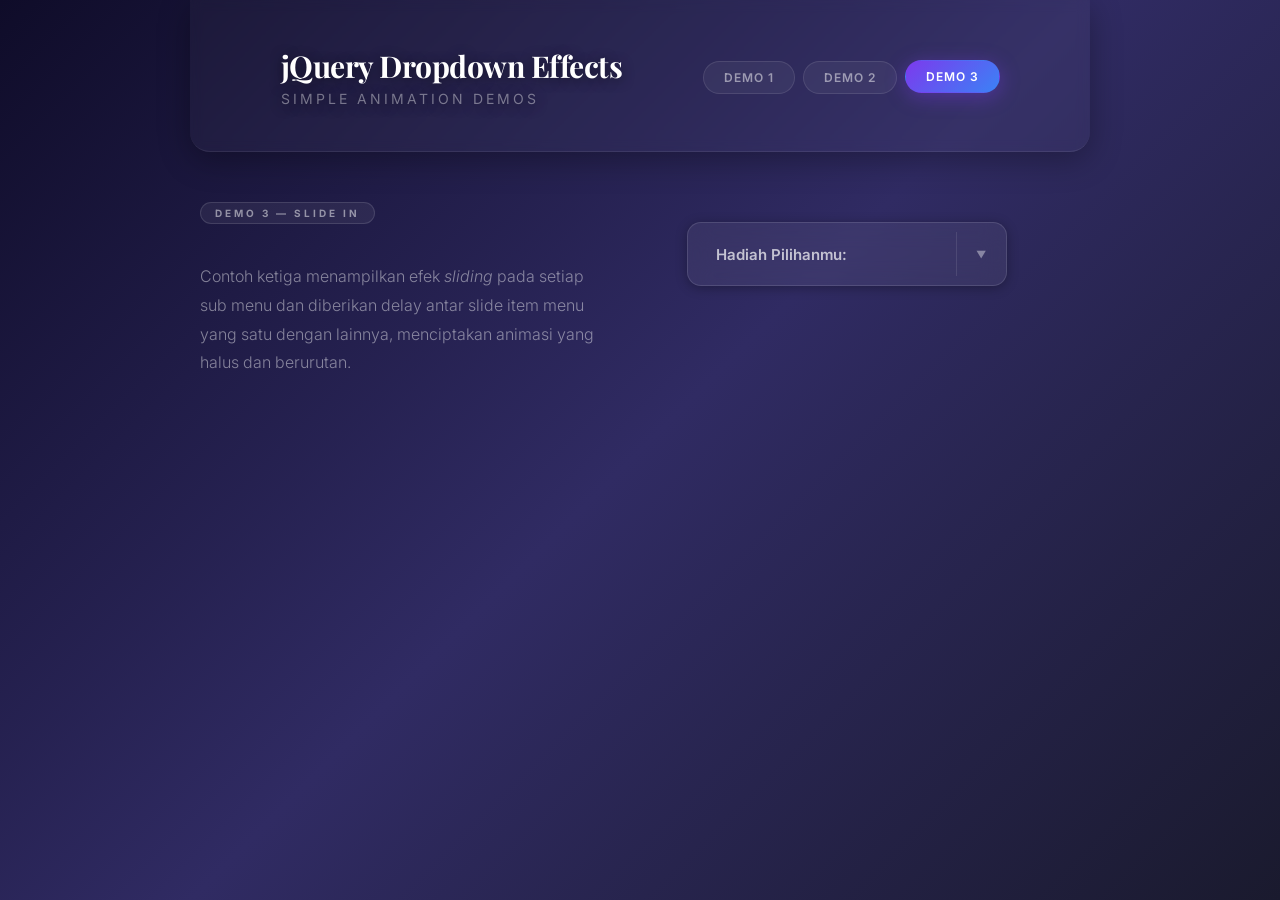
<file: p10/Contoh2_JQuery_SimpleDropDownEffects/index3.html>
<!DOCTYPE html>
<html lang="id">
<head>
    <meta charset="UTF-8"/>
    <meta name="viewport" content="width=device-width, initial-scale=1.0"/>
    <title>jQuery Dropdown Effects – Demo 3 (Slide In)</title>
    <meta name="description" content="Demo efek dropdown jQuery dengan animasi sliding per item dengan delay berbeda antar menu."/>
    <link rel="stylesheet" type="text/css" href="css/style.css"/>
    <script src="js/modernizr.custom.63321.js"></script>
</head>
<body>
    <div class="container">
        <header class="clearfix">
            <h1>jQuery Dropdown Effects
                <span>Simple Animation Demos</span>
            </h1>
            <nav class="codrops-demos">
                <a href="index.html">Demo 1</a>
                <a href="index2.html">Demo 2</a>
                <a class="current-demo" href="index3.html">Demo 3</a>
            </nav>
        </header>

        <section class="main clearfix">
            <div class="fleft">
                <span class="section-label">Demo 3 — Slide In</span>
                <p>Contoh ketiga menampilkan efek <em>sliding</em> pada setiap sub menu dan diberikan delay antar slide item menu yang satu dengan lainnya, menciptakan animasi yang halus dan berurutan.</p>
            </div>
            <div class="fleft">
                <select id="cd-dropdown" class="cd-select">
                    <option value="-1" selected>Hadiah Pilihanmu:</option>
                    <option value="1"  class="icon-camera">Camera</option>
                    <option value="2"  class="icon-diamond">Diamonds</option>
                    <option value="3"  class="icon-rocket">Spaceship</option>
                    <option value="4"  class="icon-star">Star</option>
                    <option value="5"  class="icon-clock">Time</option>
                </select>
            </div>
        </section>
    </div>

    <script type="text/javascript" src="js/jquery-1.8.3.min.js"></script>
    <script type="text/javascript" src="js/jquery.dropdown.js"></script>
    <script type="text/javascript">
        $(function () {
            $('#cd-dropdown').dropdown({
                gutter    : 5,
                stack     : false,
                delay     : 100,
                slidingIn : 100
            });
        });
    </script>
</body>
</html>
</file>
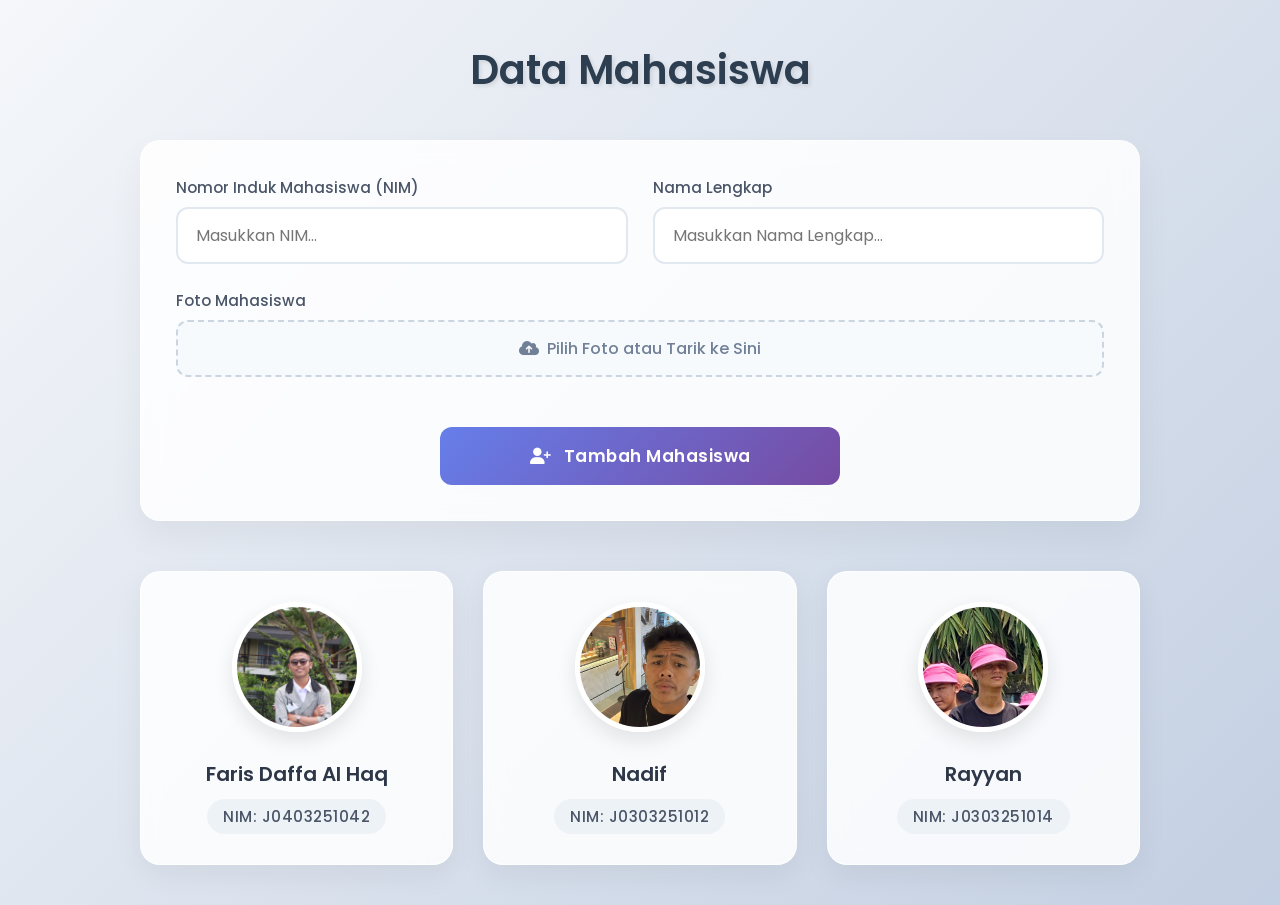
<file: p10/json/json.html>
<!DOCTYPE html>
<html lang="id">
<head>
    <meta charset="UTF-8">
    <meta name="viewport" content="width=device-width, initial-scale=1.0">
    <title>Data Mahasiswa JSON</title>

    <link href="https://fonts.googleapis.com/css2?family=Poppins:wght@300;400;500;600&display=swap" rel="stylesheet">
    <link rel="stylesheet" href="https://cdnjs.cloudflare.com/ajax/libs/font-awesome/6.4.0/css/all.min.css">
    
    <script src="https://code.jquery.com/jquery-3.7.1.min.js"></script>
    <script src="json.js"></script>

    <style>
        * {
            margin: 0;
            padding: 0;
            box-sizing: border-box;
            font-family: 'Poppins', sans-serif;
        }

        body {
            background: linear-gradient(135deg, #f5f7fa 0%, #c3cfe2 100%);
            min-height: 100vh;
            padding: 40px 20px;
            color: #333;
        }

        .container {
            max-width: 1000px;
            margin: auto;
        }

        .header-title {
            text-align: center;
            margin-bottom: 40px;
            font-weight: 600;
            color: #2c3e50;
            font-size: 2.5rem;
            text-shadow: 2px 2px 4px rgba(0,0,0,0.1);
        }

        .form-box {
            background: rgba(255, 255, 255, 0.85);
            backdrop-filter: blur(12px);
            padding: 35px;
            border-radius: 20px;
            box-shadow: 0 15px 35px rgba(0,0,0,0.05);
            margin-bottom: 50px;
            border: 1px solid rgba(255, 255, 255, 0.6);
            display: grid;
            grid-template-columns: 1fr 1fr;
            gap: 25px;
            align-items: start;
        }

        @media (max-width: 768px) {
            .form-box {
                grid-template-columns: 1fr;
            }
        }

        .form-group {
            display: flex;
            flex-direction: column;
        }

        .form-group.full-width {
            grid-column: 1 / -1;
        }

        label {
            margin-bottom: 8px;
            font-weight: 500;
            color: #4a5568;
            font-size: 0.95rem;
        }

        input[type="text"] {
            width: 100%;
            padding: 14px 18px;
            border: 2px solid #e2e8f0;
            border-radius: 12px;
            font-size: 1rem;
            transition: all 0.3s ease;
            background: rgba(255, 255, 255, 0.9);
            color: #2d3748;
        }

        input[type="text"]:focus {
            border-color: #667eea;
            outline: none;
            box-shadow: 0 0 0 4px rgba(102, 126, 234, 0.15);
        }

        .file-input-container {
            position: relative;
            width: 100%;
        }

        .file-input-wrapper {
            position: relative;
            overflow: hidden;
            display: inline-block;
            width: 100%;
        }

        .file-input-wrapper input[type=file] {
            font-size: 100px;
            position: absolute;
            left: 0;
            top: 0;
            opacity: 0;
            cursor: pointer;
        }

        .btn-file {
            background: #f7fafc;
            color: #718096;
            padding: 14px 18px;
            border-radius: 12px;
            border: 2px dashed #cbd5e0;
            text-align: center;
            transition: all 0.3s ease;
            display: block;
            cursor: pointer;
            font-weight: 500;
        }

        .file-input-wrapper:hover .btn-file {
            background: #edf2f7;
            border-color: #a0aec0;
            color: #4a5568;
        }

        .preview-container {
            display: flex;
            align-items: center;
            gap: 15px;
            margin-top: 15px;
        }

        #preview {
            width: 70px;
            height: 70px;
            border-radius: 15px;
            object-fit: cover;
            display: none;
            box-shadow: 0 4px 10px rgba(0,0,0,0.1);
            border: 2px solid white;
        }
        
        #fileName {
            font-size: 0.9rem;
            color: #718096;
            display: none;
            word-break: break-all;
        }

        #tambahData {
            margin-top: 10px;
            padding: 16px 20px;
            border: none;
            background: linear-gradient(135deg, #667eea 0%, #764ba2 100%);
            color: white;
            border-radius: 12px;
            cursor: pointer;
            font-weight: 600;
            font-size: 1.05rem;
            transition: transform 0.2s, box-shadow 0.2s;
            grid-column: 1 / -1;
            justify-self: center;
            width: 100%;
            max-width: 400px;
            letter-spacing: 0.5px;
        }

        #tambahData:hover {
            transform: translateY(-3px);
            box-shadow: 0 10px 25px rgba(118, 75, 162, 0.4);
        }

        #tambahData:active {
            transform: translateY(0);
        }

        #mahasiswa {
            display: grid;
            grid-template-columns: repeat(auto-fill, minmax(280px, 1fr));
            gap: 30px;
        }

        .card {
            background: rgba(255, 255, 255, 0.85);
            padding: 30px 20px;
            border-radius: 20px;
            box-shadow: 0 10px 30px rgba(0,0,0,0.06);
            text-align: center;
            transition: all 0.4s cubic-bezier(0.175, 0.885, 0.32, 1.275);
            position: relative;
            border: 1px solid rgba(255, 255, 255, 0.8);
            backdrop-filter: blur(10px);
            animation: fadeIn 0.5s ease forwards;
            opacity: 0;
            transform: translateY(20px);
        }

        @keyframes fadeIn {
            to {
                opacity: 1;
                transform: translateY(0);
            }
        }

        .card:hover {
            transform: translateY(-12px);
            box-shadow: 0 20px 40px rgba(0,0,0,0.12);
            border-color: rgba(255, 255, 255, 1);
        }

        .card img {
            width: 130px;
            height: 130px;
            object-fit: cover;
            border-radius: 50%;
            margin-bottom: 20px;
            border: 5px solid #fff;
            box-shadow: 0 8px 20px rgba(0,0,0,0.1);
            transition: transform 0.4s ease;
        }

        .card:hover img {
            transform: scale(1.08);
        }

        .card h3 {
            margin-bottom: 10px;
            font-weight: 600;
            color: #2d3748;
            font-size: 1.25rem;
        }

        .card p {
            color: #4a5568;
            font-size: 0.95rem;
            background: #edf2f7;
            display: inline-block;
            padding: 6px 16px;
            border-radius: 20px;
            font-weight: 500;
            letter-spacing: 0.5px;
        }

        .delete-btn {
            position: absolute;
            top: 15px;
            right: 15px;
            background: #fc8181;
            color: white;
            border: none;
            width: 35px;
            height: 35px;
            border-radius: 50%;
            cursor: pointer;
            display: flex;
            align-items: center;
            justify-content: center;
            transition: all 0.3s ease;
            opacity: 0;
            transform: scale(0.8);
        }

        .card:hover .delete-btn {
            opacity: 1;
            transform: scale(1);
        }

        .delete-btn:hover {
            background: #e53e3e;
            transform: scale(1.1) !important;
        }
        
        /* Stagger animations for cards */
        .card:nth-child(1) { animation-delay: 0.1s; }
        .card:nth-child(2) { animation-delay: 0.2s; }
        .card:nth-child(3) { animation-delay: 0.3s; }
        .card:nth-child(4) { animation-delay: 0.4s; }
        .card:nth-child(5) { animation-delay: 0.5s; }
        .card:nth-child(6) { animation-delay: 0.6s; }

    </style>
</head>
<body>

<div class="container">

    <h1 class="header-title">Data Mahasiswa</h1>

    <div class="form-box">

        <div class="form-group">
            <label for="nim">Nomor Induk Mahasiswa (NIM)</label>
            <input type="text" id="nim" placeholder="Masukkan NIM..." autocomplete="off">
        </div>

        <div class="form-group">
            <label for="nama">Nama Lengkap</label>
            <input type="text" id="nama" placeholder="Masukkan Nama Lengkap..." autocomplete="off">
        </div>

        <div class="form-group full-width file-input-container">
            <label>Foto Mahasiswa</label>
            <div class="file-input-wrapper">
                <span class="btn-file"><i class="fas fa-cloud-upload-alt" style="margin-right: 8px;"></i>Pilih Foto atau Tarik ke Sini</span>
                <input type="file" id="foto" accept="image/*">
            </div>
            <div class="preview-container">
                <img id="preview" alt="Preview Foto">
                <span id="fileName"></span>
            </div>
        </div>

        <button id="tambahData">
            <i class="fas fa-user-plus" style="margin-right: 8px;"></i> Tambah Mahasiswa
        </button>

    </div>

    <div id="mahasiswa"></div>

</div>

</body>
</html>
</file>
<file: p10/Contoh1_JQuery_ContentSlider/css/style.css>
/* ═══════════════════════════════════════
   Content Slider – Modern CSS
   ═══════════════════════════════════════ */

/* ── Rotator wrapper ── */
.rotator {
    background-color: #111;
    width: 800px;
    height: 400px;
    margin: 0 auto;
    position: relative;
    font-family: 'Inter', 'Myriad Pro', Arial, Helvetica, sans-serif;
    color: #fff;
    text-transform: uppercase;
    letter-spacing: -0.5px;
    border-radius: 16px;
    overflow: hidden;
    box-shadow:
        0 0 0 1px rgba(255,255,255,0.07),
        0 30px 80px rgba(0,0,0,0.7),
        0 10px 30px rgba(0,0,0,0.5);
}

/* ── Background image ── */
img.bg {
    position: absolute;
    top: 0;
    left: 0;
    width: 100%;
    height: 100%;
    object-fit: cover;
    object-position: center;
    filter: brightness(0.72) saturate(1.1);
    transition: filter 0.5s ease;
}

/* ── Tab menu (right side) ── */
.rotator ul {
    list-style: none;
    position: absolute;
    right: 0;
    top: 50%;
    transform: translateY(-50%);
    margin: 0;
    z-index: 999;
    display: flex;
    flex-direction: column;
    gap: 3px;
}

.rotator ul li {
    display: block;
}

.rotator ul li a {
    display: flex;
    align-items: center;
    width: 190px;
    height: 54px;
    padding: 0 18px 0 16px;
    float: right;
    text-decoration: none;
    background: rgba(10, 10, 20, 0.72);
    backdrop-filter: blur(10px);
    -webkit-backdrop-filter: blur(10px);
    margin: 0 -22px 0 0;
    opacity: 0.65;
    color: #e0e0e0;
    font-size: 13px;
    font-weight: 600;
    letter-spacing: 0.5px;
    border: 1px solid rgba(255,255,255,0.08);
    border-right: none;
    outline: none;
    text-shadow: 0 1px 3px rgba(0,0,0,0.8);
    border-radius: 12px 0 0 12px;
    transition: background 0.25s, opacity 0.25s, color 0.25s, border-color 0.25s;
    position: relative;
    overflow: hidden;
}

/* Left accent line on active tab */
.rotator ul li a::before {
    content: '';
    position: absolute;
    left: 0;
    top: 20%;
    height: 60%;
    width: 3px;
    background: linear-gradient(180deg, #a78bfa, #60a5fa);
    border-radius: 0 2px 2px 0;
    opacity: 0;
    transition: opacity 0.3s;
}

.rotator ul li a:hover {
    background: rgba(30, 30, 50, 0.85);
    opacity: 0.9;
    color: #fff;
    border-color: rgba(255,255,255,0.15);
}

/* Active tab (full opacity, extra left line) – set via JS */
.rotator ul li a.active-tab {
    opacity: 1 !important;
    margin-right: 0 !important;
    background: rgba(20, 20, 40, 0.92) !important;
    color: #fff;
    border-color: rgba(167,139,250,0.3);
}
.rotator ul li a.active-tab::before {
    opacity: 1;
}

/* ── Heading overlay ── */
.rotator .heading {
    position: absolute;
    top: 0;
    left: 0;
    width: 560px;
    padding: 28px 30px 16px;
    background: linear-gradient(180deg,
        rgba(0,0,0,0.65) 0%,
        rgba(0,0,0,0.0) 100%);
}

.rotator .heading h2 {
    font-family: 'Playfair Display', 'Georgia', serif;
    font-weight: 700;
    font-size: 32px;
    line-height: 1.25;
    color: #fff;
    text-transform: none;
    letter-spacing: -0.5px;
    text-shadow: 0 2px 12px rgba(0,0,0,0.6);
}

/* ── Description overlay ── */
.rotator .description {
    width: 580px;
    position: absolute;
    bottom: 0;
    left: 0;
    padding: 20px 28px 22px;
    background: linear-gradient(0deg,
        rgba(0,0,0,0.85) 0%,
        rgba(0,0,0,0.55) 60%,
        rgba(0,0,0,0.0) 100%);
    border-top: none;
}

.rotator .description p {
    text-transform: none;
    letter-spacing: normal;
    line-height: 1.65;
    font-size: 13.5px;
    color: rgba(255,255,255,0.82);
    font-weight: 300;
    text-shadow: 0 1px 4px rgba(0,0,0,0.5);
    max-width: 480px;
}

/* ── Read more link ── */
a.more {
    display: inline-flex;
    align-items: center;
    gap: 4px;
    margin-top: 10px;
    color: #a78bfa;
    text-decoration: none;
    text-transform: uppercase;
    font-size: 11px;
    font-weight: 700;
    letter-spacing: 1.5px;
    transition: color 0.2s, gap 0.2s;
}
a.more:hover {
    color: #c4b5fd;
    gap: 8px;
}
</file>
<file: p10/Contoh2_JQuery_SimpleDropDownEffects/css/style.css>
/* ══════════════════════════════════════
   style.css – Demo 1 & 3 (Fan / Slide)
   ══════════════════════════════════════ */

@import url('demo.css');
@import url('common.css');
@import url('icons.css');

/* Trigger hover glow */
.cd-dropdown > span,
.cd-dropdown ul li:nth-last-child(-n+3) span {
    box-shadow: 0 2px 12px rgba(0,0,0,0.3);
}

/* Absolute stack for fan animation */
.cd-dropdown ul {
    position: absolute;
    top: 0;
    width: 100%;
}

.cd-dropdown ul li {
    position: absolute;
    width: 100%;
}

/* Active trigger color */
.cd-active.cd-dropdown > span {
    color: #a78bfa;
    border-color: rgba(167,139,250,0.4);
    background: rgba(30,20,60,0.9);
    box-shadow: 0 0 0 3px rgba(167,139,250,0.15), 0 8px 32px rgba(0,0,0,0.4);
}

.cd-active.cd-dropdown > span,
.cd-active.cd-dropdown ul li span {
    box-shadow: 0 2px 12px rgba(0,0,0,0.3);
}

/* Fan pivot point */
.cd-active.cd-dropdown ul li {
    -webkit-transform-origin: -200% 50%;
    -moz-transform-origin:    -200% 50%;
    -o-transform-origin:      -200% 50%;
    -ms-transform-origin:     -200% 50%;
    transform-origin:         -200% 50%;
}

.cd-active.cd-dropdown ul li span {
    -webkit-transition: all 0.2s cubic-bezier(0.23, 1, 0.32, 1) 0s;
    -moz-transition:    all 0.2s cubic-bezier(0.23, 1, 0.32, 1) 0s;
    -ms-transition:     all 0.2s cubic-bezier(0.23, 1, 0.32, 1) 0s;
    -o-transition:      all 0.2s cubic-bezier(0.23, 1, 0.32, 1) 0s;
    transition:         all 0.2s cubic-bezier(0.23, 1, 0.32, 1) 0s;
}

/* Hover item highlight */
.cd-active.cd-dropdown ul li span:hover {
    background: linear-gradient(135deg, rgba(124,58,237,0.8), rgba(59,130,246,0.7));
    color: #fff;
    padding-left: 80px;
    border-color: rgba(167,139,250,0.3);
}
</file>
<file: p10/Contoh3_JQuery_SliderPagination/css/style.css>
/* ════════════════════════════════════════════
   Contoh3 – style.css
   Slider widget + Prev/Next nav buttons
   ════════════════════════════════════════════ */

@font-face {
    font-family: 'arrowicons';
    src: url("../font/arrowicons.eot");
    src: url("../font/arrowicons.eot?#iefix") format('embedded-opentype'),
         url("../font/arrowicons.woff")        format('woff'),
         url("../font/arrowicons.ttf")         format('truetype'),
         url("../font/arrowicons.svg#arrowicons") format('svg');
    font-weight: normal;
    font-style:  normal;
}

/* ── Slider wrapper ── */
.sp-slider-wrapper {
    box-sizing:         content-box;
    -webkit-box-sizing: content-box;
    -moz-box-sizing:    content-box;
    padding:    0 70px;
    position:   relative;
    margin:     0 auto;
    width:      0;
    -webkit-transition: width 150ms ease-out;
    transition:         width 150ms ease-out;
}

/* ── Prev / Next buttons ── */
.sp-slider-wrapper nav a {
    position:    absolute;
    width:       56px;
    height:      56px;
    line-height: 56px;
    top:         -6px;
    cursor:      pointer;
    text-indent: -9000px;
    border-radius: 50%;
    background: rgba(255,255,255,0.06);
    border: 1px solid rgba(255,255,255,0.1);
    backdrop-filter: blur(8px);
    -webkit-backdrop-filter: blur(8px);
    transition: background 0.25s, border-color 0.25s, transform 0.2s, box-shadow 0.25s;
}

.sp-slider-wrapper nav a:hover {
    background: rgba(124,58,237,0.25);
    border-color: rgba(167,139,250,0.5);
    transform: scale(1.08);
    box-shadow: 0 0 16px rgba(124,58,237,0.3);
}

.sp-slider-wrapper nav a.sp-prev { left:  0; }
.sp-slider-wrapper nav a.sp-next { right: 0; }

/* Icon via font */
.sp-slider-wrapper nav a::after {
    font-family:  'arrowicons';
    font-style:   normal;
    font-weight:  normal;
    speak:        none;
    position:     absolute;
    top:          0;
    left:         0;
    width:        100%;
    height:       100%;
    text-align:   center;
    line-height:  inherit;
    text-indent:  0;
    font-size:    26px;
    color:        rgba(255,255,255,0.8);
    text-shadow:  0 1px 4px rgba(0,0,0,0.4);
    transition:   color 0.2s;
}
.sp-slider-wrapper nav a:hover::after { color: #fff; }

.sp-slider-wrapper nav a.sp-prev::after { content: '\e75d'; }
.sp-slider-wrapper nav a.sp-next::after { content: '\e75e'; }

/* ── Slider track ── */
.sp-slider {
    background:  rgba(255,255,255,0.06);
    border:      1px solid rgba(255,255,255,0.1);
    border-bottom: 1px solid rgba(255,255,255,0.04);
    box-shadow:  0 2px 8px rgba(0,0,0,0.3), inset 0 1px 3px rgba(0,0,0,0.2);
    height:      6px;
    border-radius: 6px;
    position:    relative;
    margin-top:  25px;
}

/* ── Handle (draggable circle) ── */
.sp-slider .ui-slider-handle {
    outline:          none;
    width:            46px;
    height:           46px;
    border-radius:    50%;
    border:           none;
    top:              -20px;
    margin-left:      -23px;
    left:             0;
    cursor:           grab;
    position:         absolute;
    background:       linear-gradient(135deg, #7c3aed, #3b82f6);
    box-shadow:
        0 0 0 3px rgba(167,139,250,0.2),
        0 4px 16px rgba(0,0,0,0.4),
        0 8px 24px rgba(124,58,237,0.3);
    transition: box-shadow 0.2s, transform 0.15s;
}

.sp-slider .ui-slider-handle:active,
.sp-slider .ui-slider-handle.ui-state-active {
    cursor: grabbing;
    transform: scale(1.08);
    box-shadow:
        0 0 0 5px rgba(167,139,250,0.3),
        0 6px 20px rgba(0,0,0,0.5),
        0 12px 32px rgba(124,58,237,0.4);
}

/* Opened state (drag active) */
.sp-slider-open .ui-slider-handle {
    box-shadow:
        0 0 0 5px rgba(167,139,250,0.3),
        0 8px 24px rgba(0,0,0,0.4);
}

/* Inner decorative ring */
.sp-slider .ui-slider-handle::after,
.sp-slider .ui-slider-handle::before {
    content:       '';
    position:      absolute;
    left:          12%;
    top:           12%;
    width:         76%;
    height:        76%;
    border-radius: 50%;
    background:    rgba(255,255,255,0.12);
}

/* Current page number on handle */
.sp-slider .ui-slider-handle span {
    position:    absolute;
    width:       100%;
    height:      100%;
    z-index:     10;
    text-align:  center;
    background:  transparent;
    color:       rgba(255,255,255,0.9);
    font-family: 'Inter', Arial, sans-serif;
    font-weight: 700;
    line-height: 46px;
    font-size:   13px;
    text-shadow: 0 1px 3px rgba(0,0,0,0.4);
}

.sp-slider-open .ui-slider-handle span {
    color: #fff;
    font-size: 14px;
}
</file>
<file: p10/Contoh2_JQuery_SimpleDropDownEffects/css/style2.css>
/* ════════════════════════════════════════════════
   style2.css – Demo 2 (Stacked + Random Rotation)
   ════════════════════════════════════════════════ */

@import url('demo.css');
@import url('common.css');
@import url('icons.css');

/* Trigger hover glow */
.cd-dropdown > span,
.cd-dropdown ul li:nth-last-child(-n+3) span {
    box-shadow: 0 2px 12px rgba(0,0,0,0.3);
}

/* Absolute stack for the stacked deck look */
.cd-dropdown ul {
    position: absolute;
    top: 0;
    width: 100%;
}

.cd-dropdown ul li {
    position: absolute;
    width: 100%;
}

/* Active trigger – teal accent */
.cd-active.cd-dropdown > span {
    color: #34d399;
    border-color: rgba(52,211,153,0.4);
    background: rgba(5, 30, 25, 0.9);
    box-shadow: 0 0 0 3px rgba(52,211,153,0.12), 0 8px 32px rgba(0,0,0,0.4);
}

.cd-active.cd-dropdown > span,
.cd-active.cd-dropdown ul li span {
    box-shadow: 0 2px 12px rgba(0,0,0,0.3);
}

/* Smooth transition for stacked items */
.cd-active.cd-dropdown ul li span {
    -webkit-transition: all 0.2s cubic-bezier(0.23, 1, 0.32, 1) 0s;
    -moz-transition:    all 0.2s cubic-bezier(0.23, 1, 0.32, 1) 0s;
    -ms-transition:     all 0.2s cubic-bezier(0.23, 1, 0.32, 1) 0s;
    -o-transition:      all 0.2s cubic-bezier(0.23, 1, 0.32, 1) 0s;
    transition:         all 0.2s cubic-bezier(0.23, 1, 0.32, 1) 0s;
}

/* Hover item highlight – teal theme for Demo 2 */
.cd-active.cd-dropdown ul li span:hover {
    background: linear-gradient(135deg, rgba(5,150,105,0.8), rgba(6,182,212,0.7));
    color: #fff;
    padding-left: 80px;
    border-color: rgba(52,211,153,0.3);
}
</file>
<file: p10/Contoh3_JQuery_SliderPagination/css/demo.css>
/* ════════════════════════════════════════════════════
   Contoh3 – jQuery Slider Pagination
   demo.css  –  Premium Dark Theme v2
   ════════════════════════════════════════════════════ */

@import url('https://fonts.googleapis.com/css2?family=Inter:wght@300;400;600;700;900&family=Playfair+Display:wght@700&display=swap');

/* ── Reset ── */
html, body { height: 100%; }

*, *::after, *::before {
    -webkit-box-sizing: border-box;
    -moz-box-sizing:    border-box;
    box-sizing:         border-box;
    padding: 0;
    margin:  0;
}

.clearfix::before, .clearfix::after { content: " "; display: table; }
.clearfix::after { clear: both; }

/* ─────────────────────────────
   Body & Background
   ───────────────────────────── */
body {
    font-family: 'Inter', Calibri, Arial, sans-serif;
    background: #0d0b1e;
    min-height: 100vh;
    font-weight: 300;
    font-size: 15px;
    color: #d4d4d8;
    overflow-x: hidden;
    padding-bottom: 80px;
}

/* ── Container ── */
.container {
    width: 100%;
    position: relative;
    overflow: hidden;
}

/* ── Decorative blobs ── */
.blob {
    position: fixed;
    border-radius: 50%;
    filter: blur(80px);
    pointer-events: none;
    z-index: 0;
    opacity: 0.35;
}
.blob-1 {
    width: 500px; height: 500px;
    background: radial-gradient(circle, #7c3aed 0%, transparent 70%);
    top: -150px; left: -100px;
    animation: blobFloat 10s ease-in-out infinite alternate;
}
.blob-2 {
    width: 400px; height: 400px;
    background: radial-gradient(circle, #1d4ed8 0%, transparent 70%);
    bottom: -120px; right: -80px;
    animation: blobFloat 13s ease-in-out infinite alternate-reverse;
}
@keyframes blobFloat {
    from { transform: translate(0, 0) scale(1); }
    to   { transform: translate(30px, 20px) scale(1.08); }
}

/* ─────────────────────────────
   Header
   ───────────────────────────── */
header {
    position: relative;
    z-index: 1;
    text-align: center;
    padding: 56px 20px 48px;
    border-bottom: 1px solid rgba(255,255,255,0.06);
    margin-bottom: 48px;
}

.header-badge {
    display: inline-block;
    background: rgba(124,58,237,0.12);
    border: 1px solid rgba(167,139,250,0.25);
    color: #a78bfa;
    font-size: 10px;
    font-weight: 700;
    letter-spacing: 3px;
    text-transform: uppercase;
    padding: 6px 18px;
    border-radius: 50px;
    margin-bottom: 20px;
    box-shadow: 0 0 20px rgba(124,58,237,0.15);
}

header h1 {
    font-family: 'Playfair Display', Georgia, serif;
    font-size: 52px;
    font-weight: 700;
    color: #fff;
    letter-spacing: -2px;
    line-height: 1.1;
    text-shadow: 0 4px 30px rgba(0,0,0,0.5);
}

.gradient-text {
    background: linear-gradient(135deg, #a78bfa 0%, #60a5fa 100%);
    -webkit-background-clip: text;
    -webkit-text-fill-color: transparent;
    background-clip: text;
}

.header-sub {
    margin-top: 12px;
    font-size: 13px;
    font-weight: 400;
    color: rgba(255,255,255,0.32);
    letter-spacing: 2px;
    text-transform: uppercase;
}

/* ─────────────────────────────
   Main column
   ───────────────────────────── */
.main {
    position: relative;
    z-index: 1;
    width: 480px;
    min-width: 300px;
    margin: 0 auto;
}

/* ─────────────────────────────
   Stat row
   ───────────────────────────── */
.stat-row {
    display: flex;
    gap: 12px;
    margin-bottom: 28px;
}

.stat-card {
    flex: 1;
    background: rgba(255,255,255,0.04);
    border: 1px solid rgba(255,255,255,0.08);
    border-radius: 16px;
    padding: 18px 12px;
    text-align: center;
    transition: border-color 0.3s, background 0.3s;
}
.stat-card:hover {
    background: rgba(255,255,255,0.06);
    border-color: rgba(255,255,255,0.14);
}

/* Middle stat – accent */
.stat-card--mid {
    background: rgba(124,58,237,0.1);
    border-color: rgba(167,139,250,0.2);
    box-shadow: 0 0 30px rgba(124,58,237,0.12);
}
.stat-card--mid:hover {
    background: rgba(124,58,237,0.15);
    border-color: rgba(167,139,250,0.35);
}

.stat-value {
    font-family: 'Inter', sans-serif;
    font-size: 32px;
    font-weight: 900;
    color: #fff;
    line-height: 1;
    margin-bottom: 6px;
    transition: all 0.2s ease;
}
.stat-card--mid .stat-value {
    background: linear-gradient(135deg, #a78bfa, #60a5fa);
    -webkit-background-clip: text;
    -webkit-text-fill-color: transparent;
    background-clip: text;
}

.stat-label {
    font-size: 10px;
    font-weight: 600;
    letter-spacing: 1.5px;
    text-transform: uppercase;
    color: rgba(255,255,255,0.3);
}

/* ─────────────────────────────
   Preview box
   ───────────────────────────── */
.preview {
    background: rgba(255,255,255,0.03);
    backdrop-filter: blur(20px);
    -webkit-backdrop-filter: blur(20px);
    border: 1px solid rgba(255,255,255,0.08);
    border-radius: 24px;
    margin: 0 0 32px 0;
    height: 240px;
    text-align: center;
    position: relative;
    box-shadow:
        0 0 0 1px rgba(167,139,250,0.06),
        0 24px 80px rgba(0,0,0,0.5),
        inset 0 1px 0 rgba(255,255,255,0.06);
    display: flex;
    flex-direction: column;
    align-items: center;
    justify-content: center;
    gap: 4px;
    overflow: hidden;
}

/* Animated glow ring behind number */
.preview-ring {
    position: absolute;
    width: 220px; height: 220px;
    border-radius: 50%;
    background: radial-gradient(circle, rgba(124,58,237,0.2) 0%, transparent 65%);
    animation: pulseRing 3s ease-in-out infinite;
    pointer-events: none;
}
@keyframes pulseRing {
    0%, 100% { transform: scale(1);    opacity: 0.6; }
    50%       { transform: scale(1.15); opacity: 1;   }
}

.preview-label {
    font-size: 10px;
    font-weight: 700;
    letter-spacing: 3px;
    text-transform: uppercase;
    color: rgba(255,255,255,0.25);
    position: relative;
    z-index: 1;
}

/* Big number */
#preview-num {
    background: linear-gradient(135deg, #c4b5fd 0%, #93c5fd 100%);
    -webkit-background-clip: text;
    -webkit-text-fill-color: transparent;
    background-clip: text;
    font-family: 'Inter', sans-serif;
    font-size: 120px;
    font-weight: 900;
    line-height: 1;
    letter-spacing: -5px;
    position: relative;
    z-index: 1;
    display: block;

    /* flip animation */
    transition: opacity 0.15s ease, transform 0.15s ease;
}
#preview-num.flip {
    opacity: 0;
    transform: translateY(-12px) scale(0.9);
}

.preview-total {
    font-size: 12px;
    color: rgba(255,255,255,0.2);
    font-weight: 400;
    position: relative;
    z-index: 1;
}
.preview-total strong {
    color: rgba(255,255,255,0.4);
    font-weight: 600;
}

/* ─────────────────────────────
   Progress section
   ───────────────────────────── */
.progress-section {
    margin: 28px 0 20px;
}

.progress-header {
    display: flex;
    justify-content: space-between;
    align-items: center;
    margin-bottom: 10px;
}
.progress-title {
    font-size: 11px;
    font-weight: 700;
    letter-spacing: 2px;
    text-transform: uppercase;
    color: rgba(255,255,255,0.3);
}
.progress-value {
    font-size: 14px;
    font-weight: 700;
    color: #a78bfa;
}

.progress-wrap {
    height: 6px;
    background: rgba(255,255,255,0.06);
    border-radius: 6px;
    overflow: visible;
    position: relative;
}
.progress-bar {
    height: 100%;
    background: linear-gradient(90deg, #7c3aed, #3b82f6);
    border-radius: 6px;
    transition: width 0.3s cubic-bezier(0.23,1,0.32,1);
    box-shadow: 0 0 10px rgba(124,58,237,0.5);
    position: relative;
}
/* Glow dot at progress tip */
.progress-glow {
    position: absolute;
    top: 50%;
    transform: translate(-50%, -50%);
    width: 12px; height: 12px;
    border-radius: 50%;
    background: #c4b5fd;
    box-shadow: 0 0 8px 3px rgba(167,139,250,0.6);
    transition: left 0.3s cubic-bezier(0.23,1,0.32,1);
    pointer-events: none;
}

/* ─────────────────────────────
   Tip row
   ───────────────────────────── */
.tip-row {
    display: flex;
    justify-content: center;
    gap: 24px;
    flex-wrap: wrap;
    margin-top: 28px;
}

.tip-item {
    font-size: 11px;
    color: rgba(255,255,255,0.25);
    display: flex;
    align-items: center;
    gap: 6px;
}

kbd {
    display: inline-block;
    padding: 2px 7px;
    background: rgba(255,255,255,0.07);
    border: 1px solid rgba(255,255,255,0.14);
    border-radius: 5px;
    font-size: 10px;
    font-family: 'Inter', monospace;
    color: rgba(255,255,255,0.55);
    box-shadow: 0 2px 0 rgba(0,0,0,0.3);
}

/* ─────────────────────────────
   Responsive
   ───────────────────────────── */
@media screen and (max-width: 520px) {
    .main { width: 92%; }
    header h1 { font-size: 36px; }
    .stat-row { flex-wrap: wrap; }
    .stat-card { min-width: 120px; }
    #preview-num { font-size: 80px; }
}
</file>
